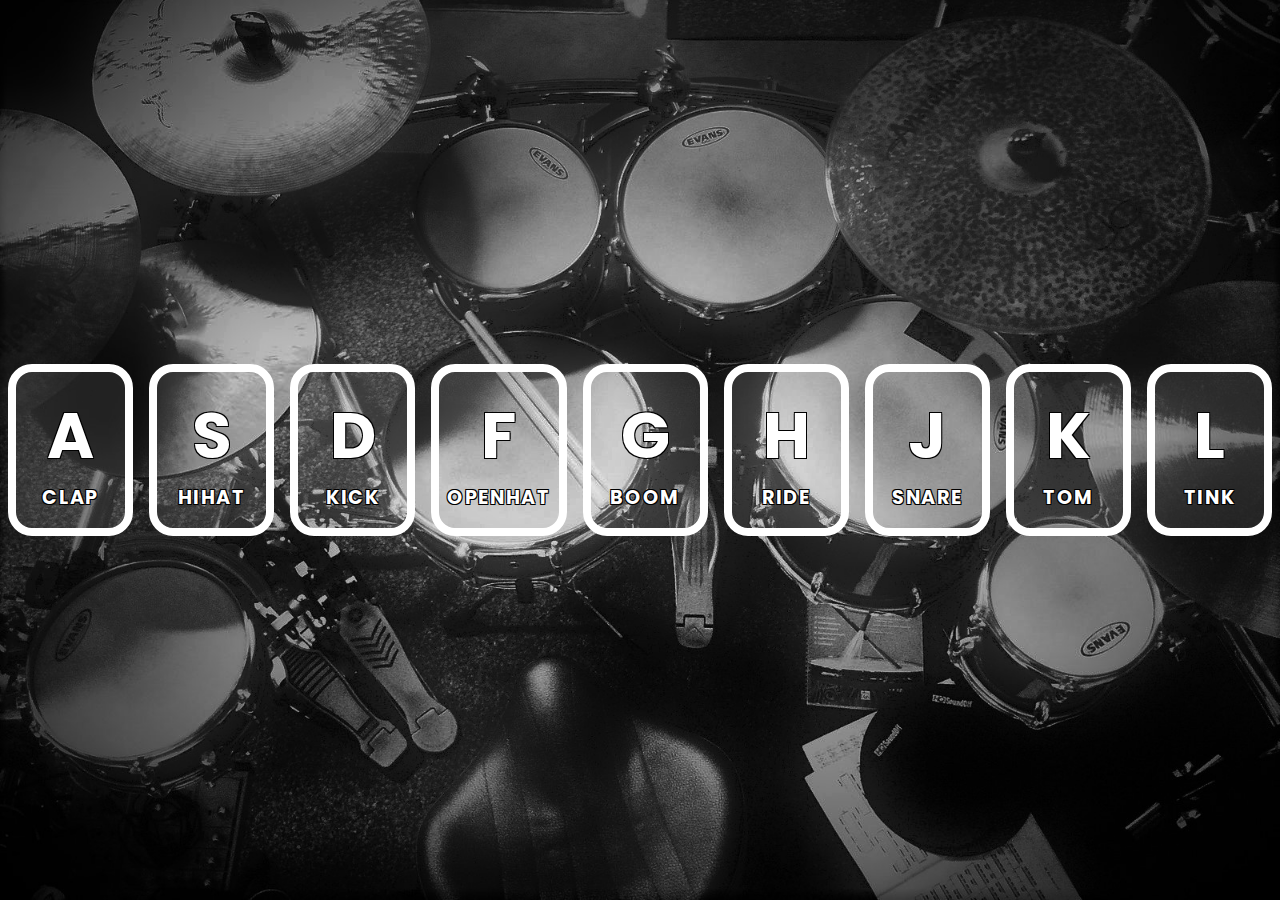
<file: 01 - JavaScript Drum Kit/index.html>
<!DOCTYPE html>
<html lang="en">

<head>
  <meta charset="UTF-8">
  <title>JS Drum Kit</title>
  <link rel="stylesheet" href="https://fonts.googleapis.com/css?family=Poppins:700">
  <link rel="stylesheet" href="src/style.css">
  <script src="src/script.js"></script>
</head>

<body>
  <main>
    <section class="keys">
      <button data-key="65" class="key">
        <kbd>A</kbd>
        <span class="sound">clap</span>
      </button>
      <button data-key="83" class="key">
        <kbd>S</kbd>
        <span class="sound">hihat</span>
      </button>
      <button data-key="68" class="key">
        <kbd>D</kbd>
        <span class="sound">kick</span>
      </button>
      <button data-key="70" class="key">
        <kbd>F</kbd>
        <span class="sound">openhat</span>
      </button>
      <button data-key="71" class="key">
        <kbd>G</kbd>
        <span class="sound">boom</span>
      </button>
      <button data-key="72" class="key">
        <kbd>H</kbd>
        <span class="sound">ride</span>
      </button>
      <button data-key="74" class="key">
        <kbd>J</kbd>
        <span class="sound">snare</span>
      </button>
      <button data-key="75" class="key">
        <kbd>K</kbd>
        <span class="sound">tom</span>
      </button>
      <button data-key="76" class="key">
        <kbd>L</kbd>
        <span class="sound">tink</span>
      </button>
    </section>
  </main>

  <audio data-key="65" src="media/sounds/clap.wav"></audio>
  <audio data-key="83" src="media/sounds/hihat.wav"></audio>
  <audio data-key="68" src="media/sounds/kick.wav"></audio>
  <audio data-key="70" src="media/sounds/openhat.wav"></audio>
  <audio data-key="71" src="media/sounds/boom.wav"></audio>
  <audio data-key="72" src="media/sounds/ride.wav"></audio>
  <audio data-key="74" src="media/sounds/snare.wav"></audio>
  <audio data-key="75" src="media/sounds/tom.wav"></audio>
  <audio data-key="76" src="media/sounds/tink.wav"></audio>
</body>

</html>
</file>
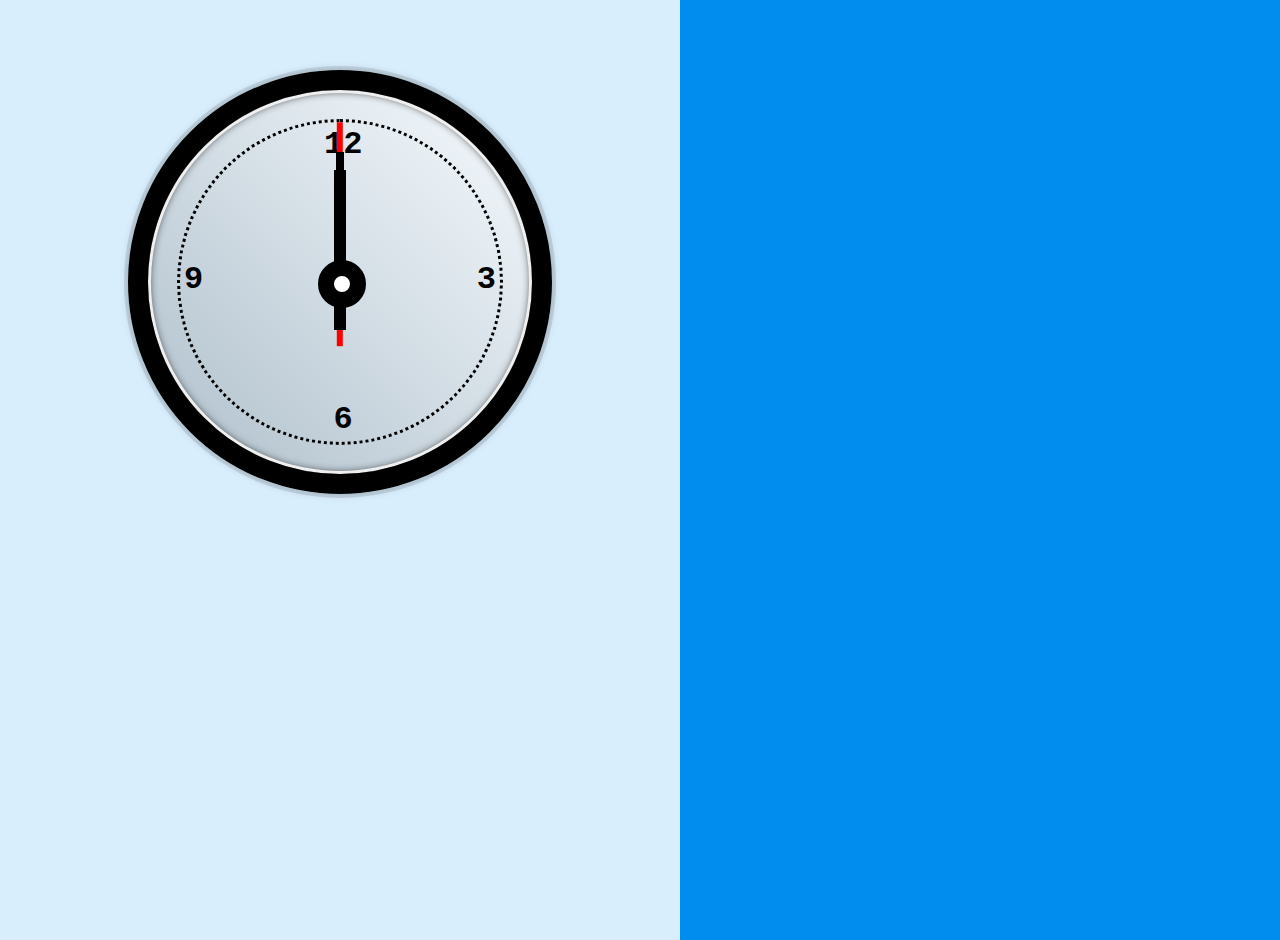
<file: 02 - JS and CSS Clock/index-START.html>
<!DOCTYPE html>
<html lang="en">

<head>
  <meta charset="UTF-8">
  <title>JS + CSS Clock</title>
  <link rel="stylesheet" href="src/style.css">
  <script src="src/script.js"></script>
</head>

<body>

  <main>
    <div class="clock">
      <div class="clock-face">
        <div class="dial twelve">12</div>
        <div class="dial three">3</div>
        <div class="dial six">6</div>
        <div class="dial nine">9</div>
        <div class="hand second-hand"></div>
        <div class="hand min-hand"></div>
        <div class="hand hour-hand"></div>
        <div class="pivot"></div>
      </div>
    </div>
  </main>
</body>

</html>
</file>
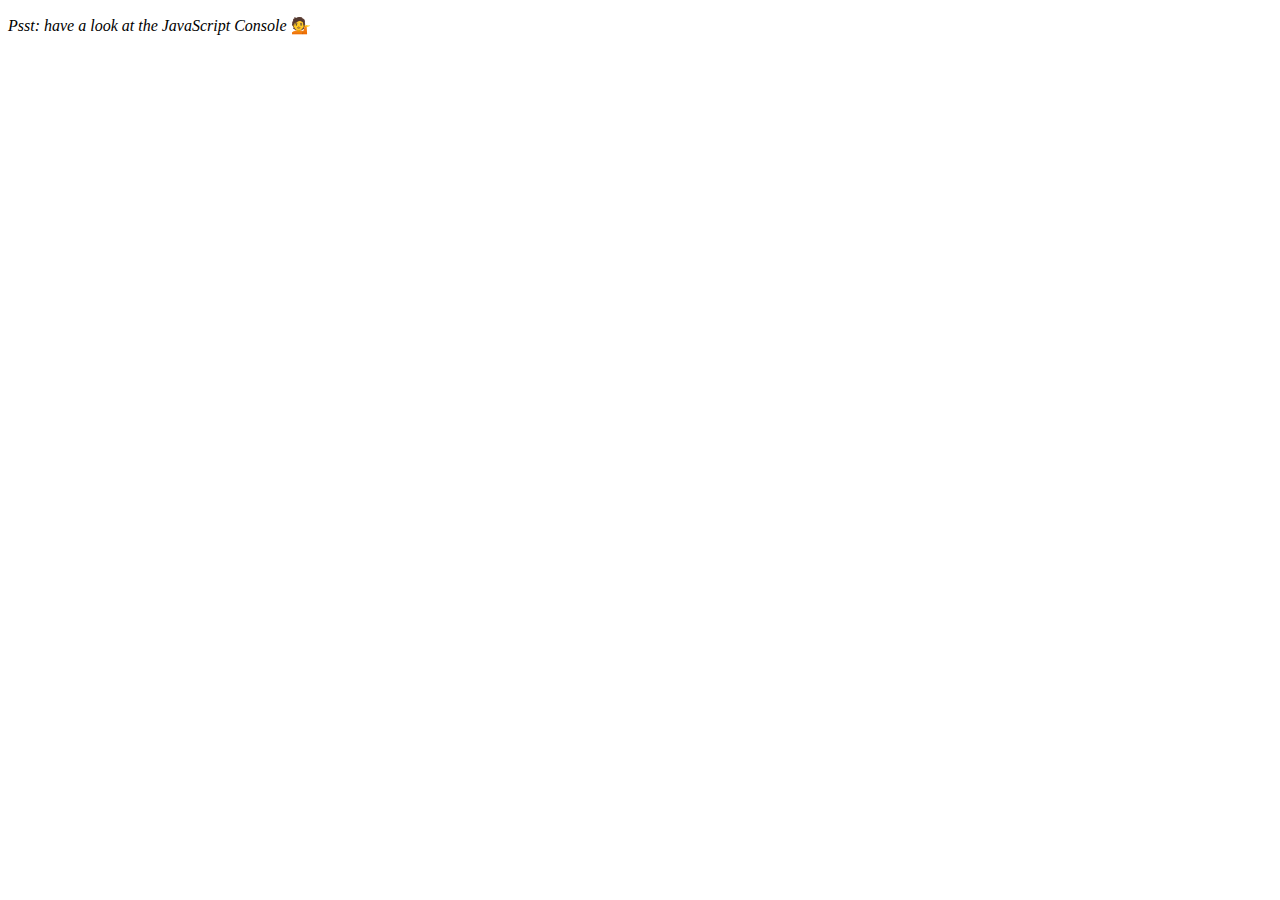
<file: 04 - Array Cardio Day 1/index-START.html>
<!DOCTYPE html>
<html lang="en">
<head>
  <meta charset="UTF-8">
  <title>Array Cardio 💪</title>
</head>
<body>
  <p><em>Psst: have a look at the JavaScript Console</em> 💁</p>
  <script>
    // Get your shorts on - this is an array workout!
    // ## Array Cardio Day 1

    // Some data we can work with

    const inventors = [
      { first: 'Albert', last: 'Einstein', year: 1879, passed: 1955 },
      { first: 'Isaac', last: 'Newton', year: 1643, passed: 1727 },
      { first: 'Galileo', last: 'Galilei', year: 1564, passed: 1642 },
      { first: 'Marie', last: 'Curie', year: 1867, passed: 1934 },
      { first: 'Johannes', last: 'Kepler', year: 1571, passed: 1630 },
      { first: 'Nicolaus', last: 'Copernicus', year: 1473, passed: 1543 },
      { first: 'Max', last: 'Planck', year: 1858, passed: 1947 },
      { first: 'Katherine', last: 'Blodgett', year: 1898, passed: 1979 },
      { first: 'Ada', last: 'Lovelace', year: 1815, passed: 1852 },
      { first: 'Sarah E.', last: 'Goode', year: 1855, passed: 1905 },
      { first: 'Lise', last: 'Meitner', year: 1878, passed: 1968 },
      { first: 'Hanna', last: 'Hammarström', year: 1829, passed: 1909 }
    ];

    const people = ['Beck, Glenn', 'Becker, Carl', 'Beckett, Samuel', 'Beddoes, Mick', 'Beecher, Henry', 'Beethoven, Ludwig', 'Begin, Menachem', 'Belloc, Hilaire', 'Bellow, Saul', 'Benchley, Robert', 'Benenson, Peter', 'Ben-Gurion, David', 'Benjamin, Walter', 'Benn, Tony', 'Bennington, Chester', 'Benson, Leana', 'Bent, Silas', 'Bentsen, Lloyd', 'Berger, Ric', 'Bergman, Ingmar', 'Berio, Luciano', 'Berle, Milton', 'Berlin, Irving', 'Berne, Eric', 'Bernhard, Sandra', 'Berra, Yogi', 'Berry, Halle', 'Berry, Wendell', 'Bethea, Erin', 'Bevan, Aneurin', 'Bevel, Ken', 'Biden, Joseph', 'Bierce, Ambrose', 'Biko, Steve', 'Billings, Josh', 'Biondo, Frank', 'Birrell, Augustine', 'Black, Elk', 'Blair, Robert', 'Blair, Tony', 'Blake, William'];

    // Array.prototype.filter()
    // 1. Filter the list of inventors for those who were born in the 1500's
    const fifteen = inventors.filter(x => x.year >= 1501 && x.year < 1601);
    console.table(fifteen);

    // Array.prototype.map()
    // 2. Give us an array of the inventors' first and last names
    let names = inventors.map(x => `${x.first} + ${x.last}`);
    console.log(names);

    // Array.prototype.sort()
    // 3. Sort the inventors by birthdate, oldest to youngest
    let sortByYear = function(a, b) {
      const bigger = a.year >= b.year ? 1 : -1; // you can't just call a and b here

      return bigger;
    }

    console.table(inventors.sort(sortByYear));

    // Array.prototype.reduce()
    // 4. How many years did all the inventors live?
    let reduceByYearsLived = function(total, current) {
      return total + (current.passed - current.year);
    }

    let yearsTotal = inventors.reduce(reduceByYearsLived, 0);
    console.log(yearsTotal);

    // 5. Sort the inventors by years lived
    let yearsLived = function(current, next) {
      const currentAge = current.passed - current.year;
      const nextAge = next.passed - next.year;

      return currentAge >= nextAge ? 1 : -1;
    }

    let sortedByAge = inventors.sort(yearsLived);
    console.table(sortedByAge)

    // 6. create a list of Boulevards in Paris that contain 'de' anywhere in the name
    // https://en.wikipedia.org/wiki/Category:Boulevards_in_Paris


    // 7. sort Exercise
    // Sort the people alphabetically by last name
    const sortStrings = function(current, next) {
      let [currentFirst, currentLast] = current.split(",");
      let [nextFirst, nextLast] = next.split(",");

      return currentLast > nextLast ? 1 : -1;
    }

    let sortedByName = people.sort(sortStrings);
    console.table(sortedByName);

    // 8. Reduce Exercise
    // Sum up the instances of each of these
    const data = ['car', 'car', 'truck', 'truck', 'bike', 'walk', 'car', 'van', 'bike', 'walk', 'car', 'van', 'car', 'truck' ];

    
    let sumUpVehicles = data.reduce(function(dict, item) {
      if (!dict[item]) {
        dict[item] = 0;
      }

      dict[item]++;

      return dict;
    }, {}); // we use an empty object to total up our items
    console.table(sumUpVehicles);

  </script>
</body>
</html>
</file>
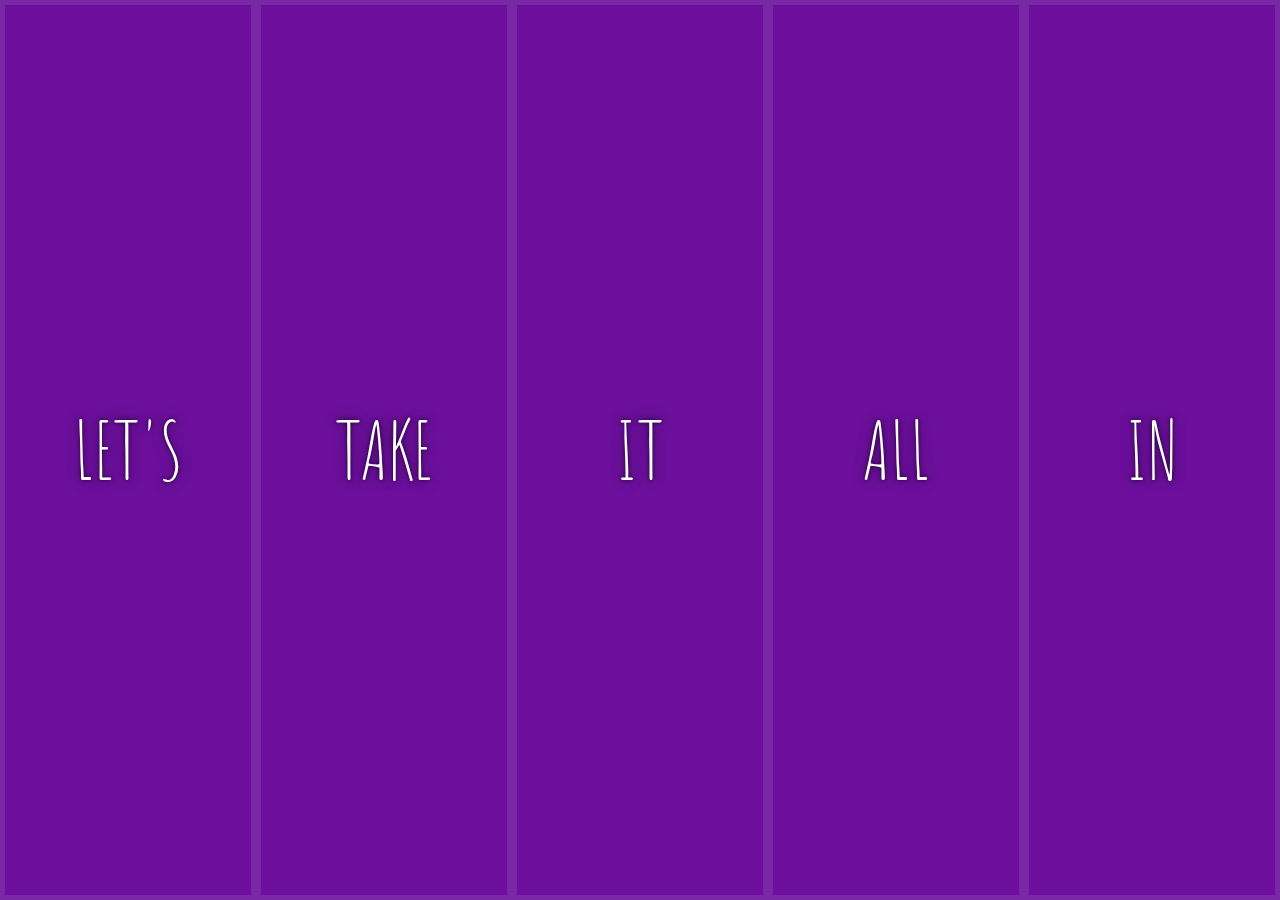
<file: 05 - Flex Panel Gallery/index-START.html>
<!DOCTYPE html>
<html lang="en">
<head>
  <meta charset="UTF-8">
  <title>Flex Panels 💪</title>
  <link href='https://fonts.googleapis.com/css?family=Amatic+SC' rel='stylesheet' type='text/css'>
</head>
<body>
  <style>
    html {
      box-sizing: border-box;
      background:#ffc600;
      font-family:'helvetica neue';
      font-size: 20px;
      font-weight: 200;
    }
    body {
      margin: 0;
    }
    *, *:before, *:after {
      box-sizing: inherit;
    }

    .panels {
      display: flex;
      flex-direction: row;
      justify-items: stretch;
      justify-content:space-evenly;
      min-height:100vh;
      overflow: hidden;
    }

    .panel {
      display: flex;
      flex-direction: column;
      flex: 1;
      background:#6B0F9C;
      box-shadow:inset 0 0 0 5px rgba(255,255,255,0.1);
      color:white;
      text-align: center;
      align-items:center;
      justify-items: center;
      /* Safari transitionend event.propertyName === flex */
      /* Chrome + FF transitionend event.propertyName === flex-grow */
      transition:
        font-size 0.7s cubic-bezier(0.61,-0.19, 0.7,-0.11),
        flex 0.7s cubic-bezier(0.61,-0.19, 0.7,-0.11),
        background 0.2s;
      font-size: 20px;
      background-size:cover;
      background-position:center;
    }


    .panel1 { background-image:url(https://source.unsplash.com/gYl-UtwNg_I/1500x1500); }
    .panel2 { background-image:url(https://source.unsplash.com/rFKUFzjPYiQ/1500x1500); }
    .panel3 { background-image:url(https://images.unsplash.com/photo-1465188162913-8fb5709d6d57?ixlib=rb-0.3.5&q=80&fm=jpg&crop=faces&cs=tinysrgb&w=1500&h=1500&fit=crop&s=967e8a713a4e395260793fc8c802901d); }
    .panel4 { background-image:url(https://source.unsplash.com/ITjiVXcwVng/1500x1500); }
    .panel5 { background-image:url(https://source.unsplash.com/3MNzGlQM7qs/1500x1500); }

    .panel > * {
      margin:0;
      width: 100%;
      transition:transform 0.5s;
      flex: 1 0 auto;
      display: flex;
      justify-content: center;
      align-items: center;
    }

    .panel > *:first-child {
      transform: translateY(-100%);
    }

    .panel.open-active > *:first-child {
      transform: translateY(0);
    }

    .panel > *:last-child {
      transform: translateY(100%);
    }

    .panel.open-active > *:last-child {
      transform: translateY(0);
    }

    .panel.open {
      flex: 5;
      font-size: 40px;
    }

    .panel p {
      text-transform: uppercase;
      font-family: 'Amatic SC', cursive;
      text-shadow:0 0 4px rgba(0, 0, 0, 0.72), 0 0 14px rgba(0, 0, 0, 0.45);
      font-size: 2em;
    }
    .panel p:nth-child(2) {
      font-size: 4em;
    }

    .panel.open {
      font-size:40px;
    }

  </style>


  <div class="panels">
    <div class="panel panel1">
      <p>Hey</p>
      <p>Let's</p>
      <p>Dance</p>
    </div>
    <div class="panel panel2">
      <p>Give</p>
      <p>Take</p>
      <p>Receive</p>
    </div>
    <div class="panel panel3">
      <p>Experience</p>
      <p>It</p>
      <p>Today</p>
    </div>
    <div class="panel panel4">
      <p>Give</p>
      <p>All</p>
      <p>You can</p>
    </div>
    <div class="panel panel5">
      <p>Life</p>
      <p>In</p>
      <p>Motion</p>
    </div>
  </div>

  <script>
    const flexPanels = Array.from(document.querySelectorAll(".panel"));

    function toggleOpen() {
      console.log("clicked");
      this.classList.toggle('open')
    }
    
    function toggleActive(event) {
      console.log('opened');
      if (event.propertyName.includes('flex')) {
        this.classList.toggle('open-active');
      } 
    }

    flexPanels.forEach(panel => panel.addEventListener('click', toggleOpen));
    flexPanels.forEach(panel => panel.addEventListener('transitionend', toggleActive))
  </script>



</body>
</html>
</file>
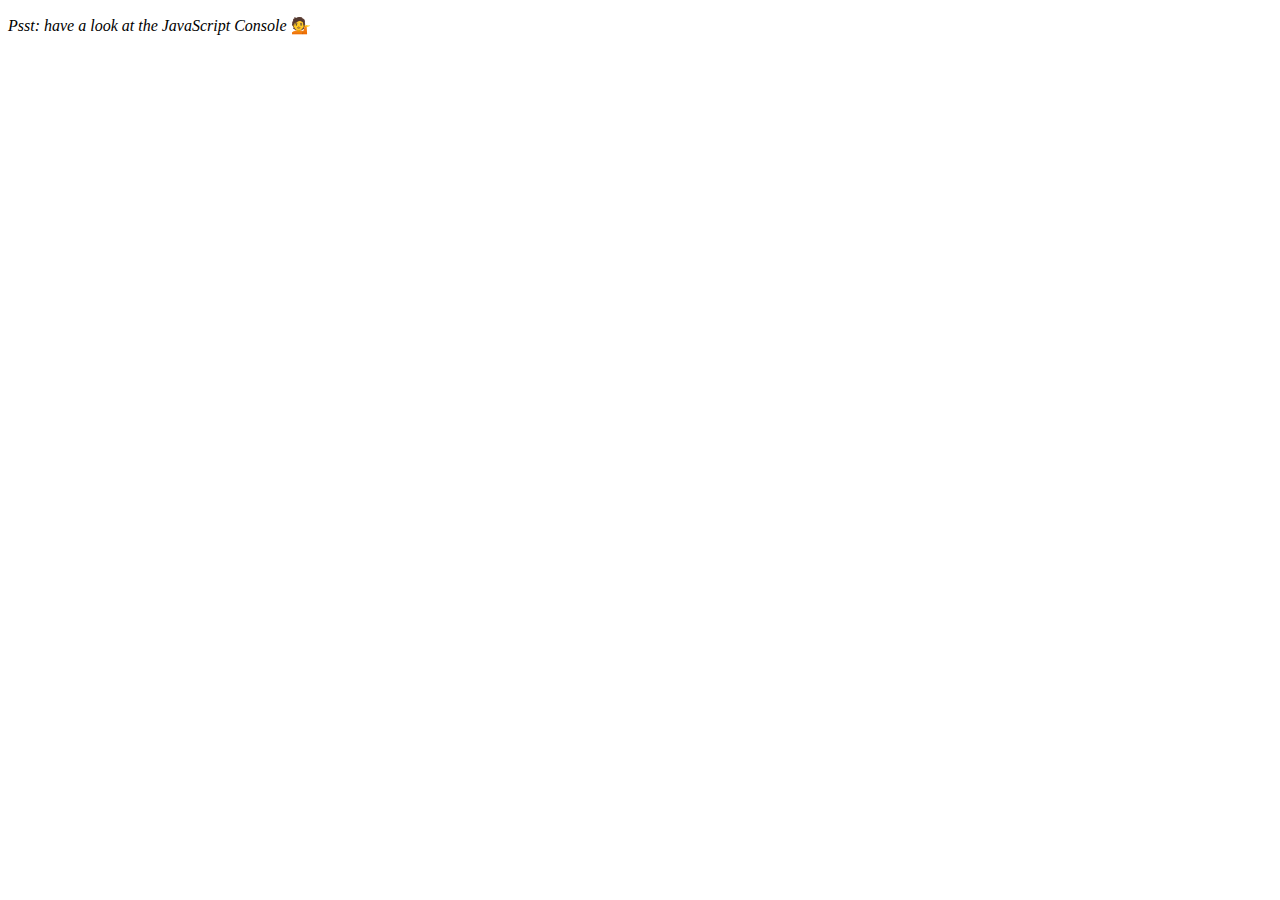
<file: 07 - Array Cardio Day 2/index-START.html>
<!DOCTYPE html>
<html lang="en">
<head>
  <meta charset="UTF-8">
  <title>Array Cardio 💪💪</title>
</head>
<body>
  <p><em>Psst: have a look at the JavaScript Console</em> 💁</p>
  <script>
    // ## Array Cardio Day 2

    const people = [
      { name: 'Wes', year: 1988 },
      { name: 'Kait', year: 1986 },
      { name: 'Irv', year: 1970 },
      { name: 'Lux', year: 2015 }
    ];

    const comments = [
      { text: 'Love this!', id: 523423 },
      { text: 'Super good', id: 823423 },
      { text: 'You are the best', id: 2039842 },
      { text: 'Ramen is my fav food ever', id: 123523 },
      { text: 'Nice Nice Nice!', id: 542328 }
    ];

    // Some and Every Checks
    // Array.prototype.some() // is at least one person 19 or older?
    let findAnAdult = people.some(person => person.year > 2000);
    console.log(findAnAdult);
    // Array.prototype.every() // is everyone 19 or older?
    let areWeAllAdults = people.every(person => person.year > 2000);
    console.log(areWeAllAdults);

    // Array.prototype.find()
    // Find is like filter, but instead returns just the one you are looking for
    // find the comment with the ID of 823423
    let exactMatch = comments.find(comment => comment.id === 823423);
    console.log(exactMatch);

    // Array.prototype.findIndex()
    // Find the comment with this ID
    // delete the comment with the ID of 823423
    let matchIndex = comments.findIndex(comment => comment.id === 823423);
    // delete comments[matchIndex]; // this creates an empty slot
    let updated = [
      ...comments.slice(0, matchIndex),
      ...comments.slice(matchIndex + 1)
    ]; // commonly used in redux; remember to spread the items!
    console.table(updated);
  </script>
</body>
</html>
</file>
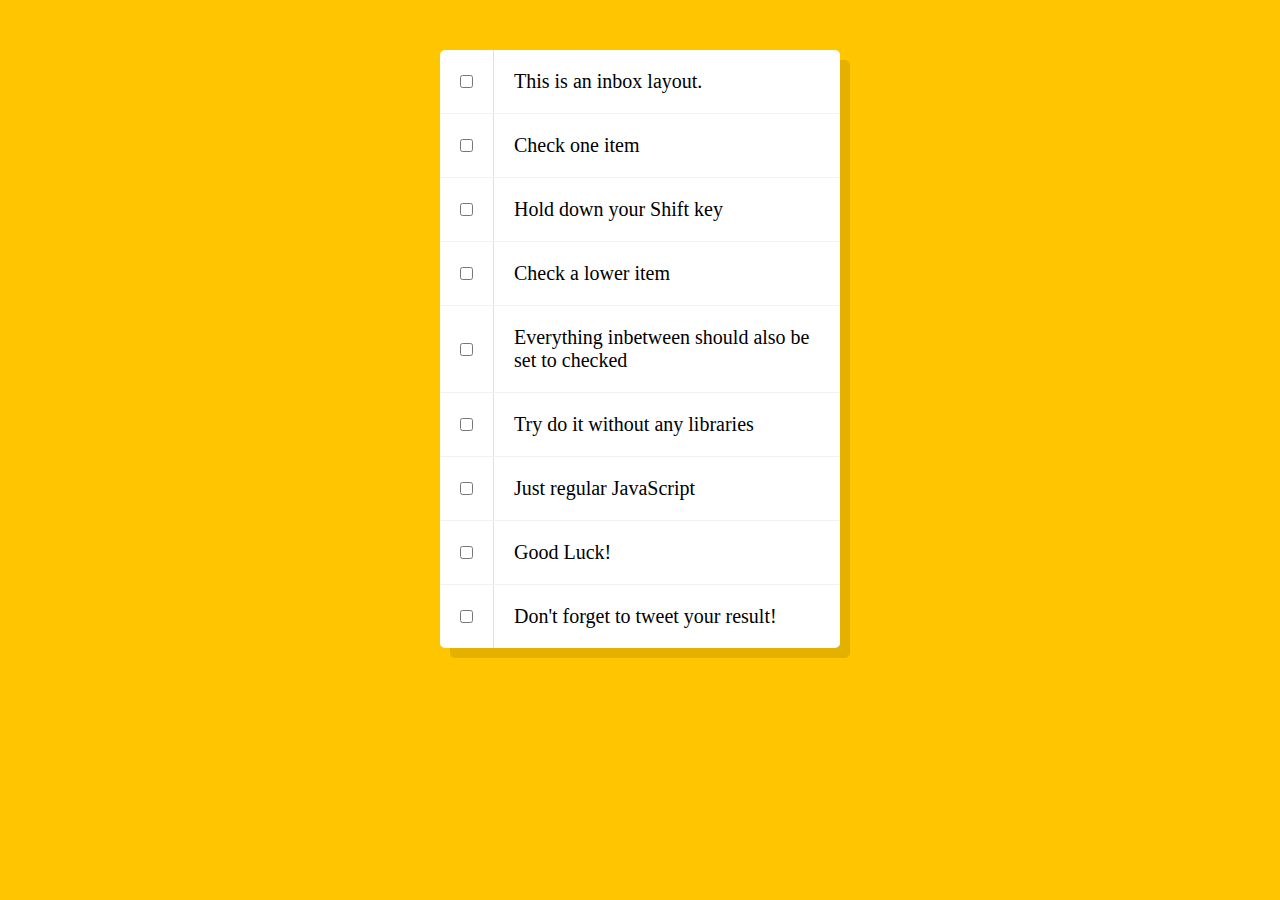
<file: 10 - Hold Shift and Check Checkboxes/index-START.html>
<!DOCTYPE html>
<html lang="en">

<head>
    <meta charset="UTF-8">
    <title>Hold Shift to Check Multiple Checkboxes</title>
</head>

<body>
    <style>
        html {
            font-family: sans-serif;
            background: #ffc600;
        }
        
        .inbox {
            max-width: 400px;
            margin: 50px auto;
            background: white;
            border-radius: 5px;
            box-shadow: 10px 10px 0 rgba(0, 0, 0, 0.1);
        }
        
        .item {
            display: flex;
            align-items: center;
            border-bottom: 1px solid #F1F1F1;
        }
        
        .item:last-child {
            border-bottom: 0;
        }
        
        input:checked+p {
            background: #F9F9F9;
            text-decoration: line-through;
        }
        
        input[type="checkbox"] {
            margin: 20px;
        }
        
        p {
            margin: 0;
            padding: 20px;
            transition: background 0.2s;
            flex: 1;
            font-family: 'helvetica neue';
            font-size: 20px;
            font-weight: 200;
            border-left: 1px solid #D1E2FF;
        }
    </style>
    <!--
   The following is a common layout you would see in an email client.

   When a user clicks a checkbox, holds Shift, and then clicks another checkbox a few rows down, all the checkboxes inbetween those two checkboxes should be checked.

  -->
    <div class="inbox">
        <div class="item">
            <input type="checkbox">
            <p>This is an inbox layout.</p>
        </div>
        <div class="item">
            <input type="checkbox">
            <p>Check one item</p>
        </div>
        <div class="item">
            <input type="checkbox">
            <p>Hold down your Shift key</p>
        </div>
        <div class="item">
            <input type="checkbox">
            <p>Check a lower item</p>
        </div>
        <div class="item">
            <input type="checkbox">
            <p>Everything inbetween should also be set to checked</p>
        </div>
        <div class="item">
            <input type="checkbox">
            <p>Try do it without any libraries</p>
        </div>
        <div class="item">
            <input type="checkbox">
            <p>Just regular JavaScript</p>
        </div>
        <div class="item">
            <input type="checkbox">
            <p>Good Luck!</p>
        </div>
        <div class="item">
            <input type="checkbox">
            <p>Don't forget to tweet your result!</p>
        </div>
    </div>

    <script>
        console.log('script started');

        const checks = Array.from(document.querySelectorAll("[type='checkbox']"));

        let lastChecked;

        checks.forEach(x => console.log(x));

        function checkOffAllInBetween(event) {
            let inBetween = false;

            if (event.shiftKey && this.checked) {
                checks.forEach(check => {
                    if (check === this || check === lastChecked) {
                        inBetween = !inBetween;
                    }

                    if (inBetween) {
                        check.checked = true;
                    }
                });
            }

            lastChecked = this;
        }

        checks.forEach(x => x.addEventListener('click', checkOffAllInBetween));
    </script>
</body>

</html>
</file>
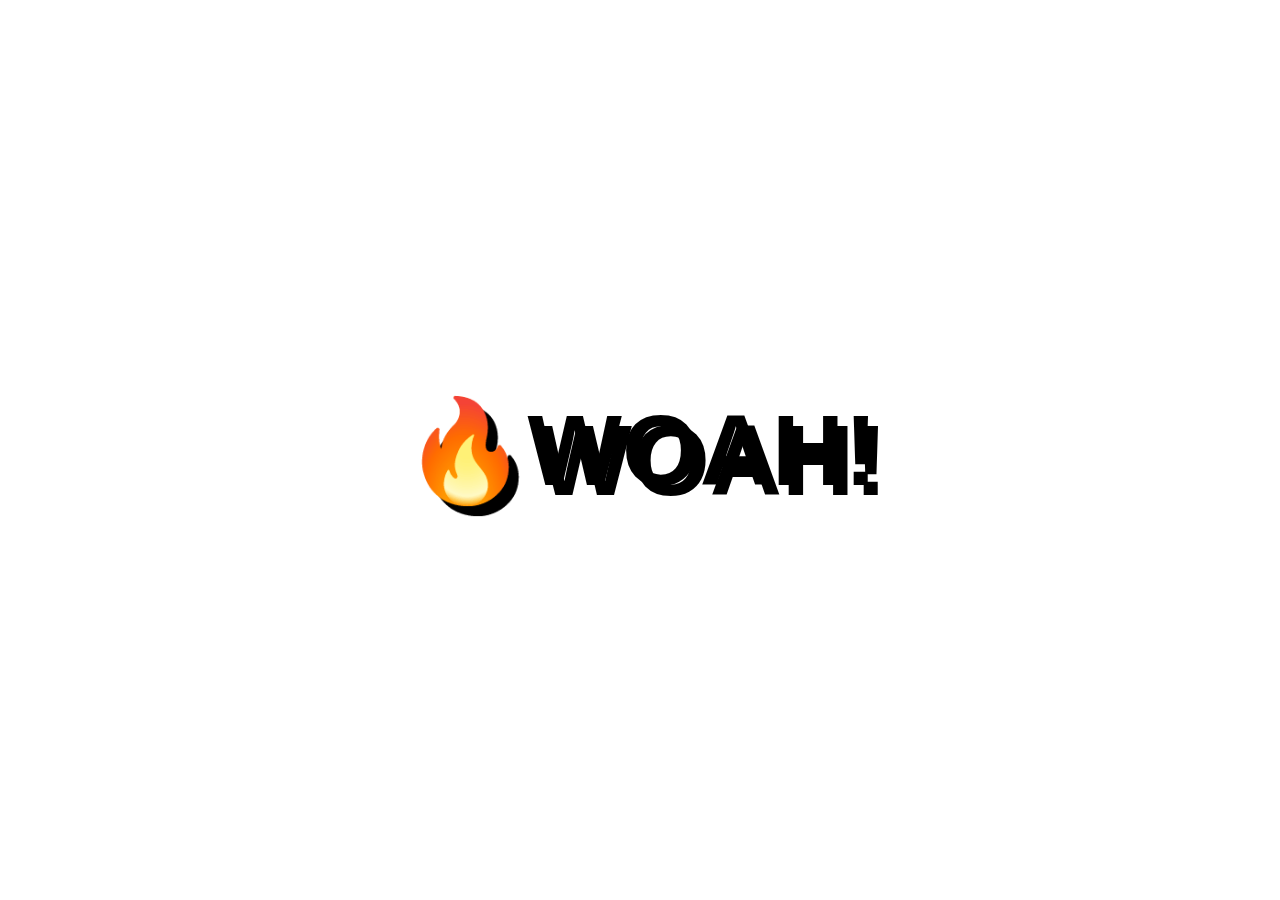
<file: 16 - Mouse Move Shadow/index-start.html>
<!DOCTYPE html>
<html lang="en">
<head>
  <meta charset="UTF-8">
  <title>Mouse Shadow</title>
</head>
<body>

  <div class="hero">
    <h1 contenteditable>🔥WOAH!</h1>
  </div>

  <style>
  html {
    color:black;
    font-family: sans-serif;
  }

  body {
    margin: 0;
  }

  .hero {
    min-height: 100vh;
    display:flex;
    justify-content: center;
    align-items: center;
    color:black;
  }

  h1 {
    text-shadow: 10px 10px 0 rgba(0,0,0,1);
    font-size: 100px;
  }
  </style>

<script>
  const hero = document.querySelector('.hero');
  const text = hero.querySelector('h1');

  function shadow(event) {
    const { offsetWidth: width, offsetHeight: height } = hero;
    let {offsetX: x, offsetY: y } = event;
    const walk = 100;

    if (this !== event.target) {
      x = x + event.target.offsetLeft;
      y = y + event.target.offsetTop;
    }

    const xWalk = Math.round((x/width * walk) - (walk/2));
    const yWalk = Math.round((y/height * walk) - (walk/2));

    text.style.textShadow = `${xWalk}px ${yWalk}px 0 cyan`;
  }

  document.addEventListener('mousemove', shadow);
</script>
</body>
</html>
</file>
<file: 01 - JavaScript Drum Kit/src/style.css>
body {
  font-size: 16px;
  background: #000;
  background-image: url("../media/pics/Yamaha_Oak_Drumset_-_top.jpg");
  background-position: bottom center;
  background-size: cover;
  height: 100%;
  width: 100%;
  margin: 0;
  padding: 0;
}

.keys {
  display: flex;
  flex: 1;
  min-height: 100vh;
  align-items: center;
  justify-content: center;
}

.key {
  color: white;
  background: rgba(255,255,255,0.1);
  font-family: 'Poppins', sans-serif;
  font-weight: 700;
  text-shadow: 
  -1px -1px 0 #000,  
  1px -1px 0 #000,
  -1px 1px 0 #000,
  1px 1px 0 #000;
  border: 0.5rem solid white;
  border-radius: 1.5rem;
  margin: 0.5rem;
  padding: 1rem .5rem;
  transition: all .07s ease;
  width: 10rem;
  text-align: center;
}

.playing {
  transform: scale(1.1);
  border-color: #ffc600;
  background: rgba(255,0,0,0.7);
  box-shadow: 0 0 1rem white;
}

kbd {
  display: block;
  font-size: 4rem;
  font-family: inherit;
}

.sound {
  font-size: 1.2rem;
  text-transform: uppercase;
  letter-spacing: .1rem;
  color: white;
}
</file>
<file: 02 - JS and CSS Clock/src/style.css>
html {
  font-size: 16px;
}

body {
  background: #018ded;
  margin: 0;
  font-size: 2rem;
  display: flex;
  flex: 1;
  min-height: 100vh;
  align-items: center;
}

main {
  width: 50vw;
  height: 100vh;
  background-color: rgba(255, 255, 255, 0.85);
  padding: 20px;
}

.clock {
  width: 25vw;
  height: 25vw;
  background: linear-gradient(
    45deg,
    rgba(0, 0, 0, 0.2),
    rgba(255, 255, 255, 0.8)
  );
  border: 20px solid black;
  border-radius: 50%;
  margin: 50px auto;
  position: relative;
  padding: 2rem;
  box-shadow: 0 0 0 4px rgba(0, 0, 0, 0.1), inset 0 0 0 3px #efefef,
    inset 0 0 10px black, 0 0 10px rgba(0, 0, 0, 0.2);
}

.clock-face {
  position: relative;
  width: 100%;
  height: 100%;
  border: 3px dotted black;
  border-radius: 50%;
  transform: translate(
    -3px,
    -3px
  ); /* account for the height of the clock hands */
}

.dial {
  font-family: "Courier New", Courier, monospace;
  font-weight: bold;
  position: absolute;
  text-align: center;
}

.twelve {
  top: 4px;
  left: 45%;
}

.three {
  bottom: 45%;
  right: 4px;
}

.six {
  bottom: 4px;
  left: 48%;
}

.nine {
  bottom: 45%;
  left: 4px;
}

.pivot {
  position: absolute;
  width: 1rem;
  height: 1rem;
  border: 1rem solid black;
  border-radius: 50%;
  background: white;
  top: 48%;
  left: 48%;
  margin: -1rem 0 0 -1rem;
}

.hand {
  background: black;
  position: absolute;
  transform-origin: 100%; /* places pivot at end of div */
  transform: rotate(90deg); /* default position is horizontal */
  transition: all 0.05s;
  transition-timing-function: cubic-bezier(0.175, 0.885, 0.32, 1.6);
}

.second-hand {
  background: red;
  width: 70%;
  height: 6px;
  transform-origin: 70%;
  top: 48%;
  right: 29%;
}

.min-hand {
  width: 50%;
  height: 8px;
  transform-origin: 80%;
  top: 48%;
  right: 40%;
}

.hour-hand {
  width: 50%;
  height: 12px;
  transform-origin: 70%;
  top: 48%;
  right: 35%;
}
</file>
